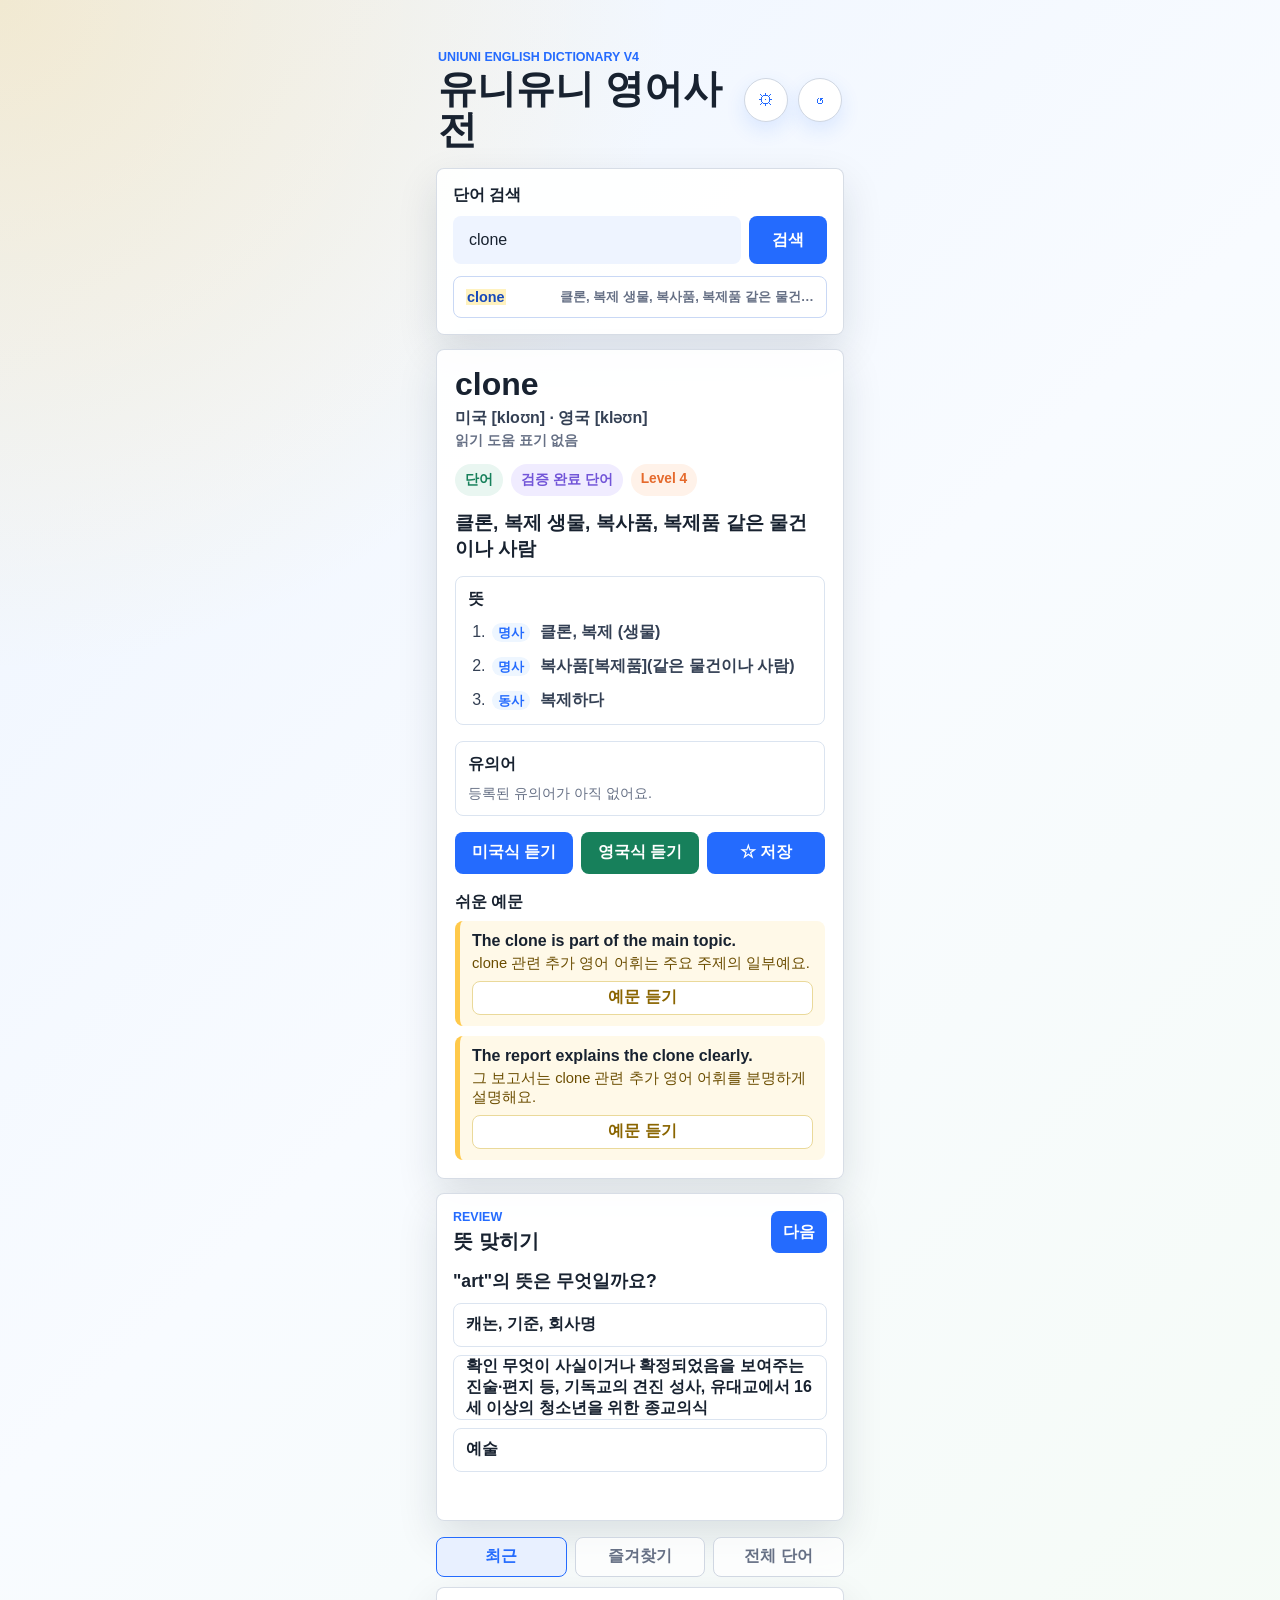
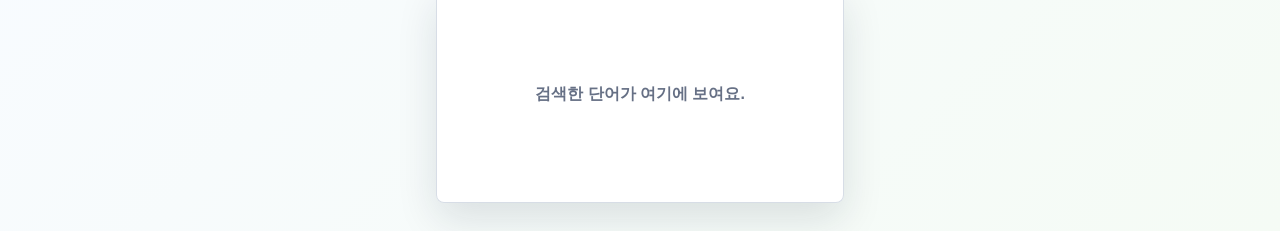
<file: docs/index.html>
<!doctype html>
<html lang="ko">
  <head>
    <meta charset="UTF-8" />
    <meta name="viewport" content="width=device-width, initial-scale=1.0" />
    <meta name="theme-color" content="#246bfe" />
    <meta name="description" content="유니유니 영어사전, 한영사전, 발음, 예문, 업무 영어 학습이 가능한 앱" />
    <link rel="manifest" href="manifest.json" />
    <link rel="icon" href="icon.svg" type="image/svg+xml" />
    <link rel="apple-touch-icon" href="icon.svg" />
    <title>유니유니 영어사전 V4</title>
    <link rel="stylesheet" href="styles.css" />
  </head>
  <body>
    <main class="app-shell">
      <section class="top-bar" aria-label="앱 소개">
        <div>
          <p class="eyebrow">UNIUNI ENGLISH DICTIONARY V4</p>
          <h1>유니유니 영어사전</h1>
        </div>
        <div class="top-actions">
          <button class="icon-button" id="propertiesButton" type="button" title="속성 보기" aria-label="속성 보기">
            <span aria-hidden="true">&#9881;</span>
          </button>
          <button class="icon-button" id="clearAllButton" type="button" title="기록 지우기" aria-label="기록 지우기">
            <span aria-hidden="true">↺</span>
          </button>
        </div>
      </section>

      <section class="search-panel" aria-label="단어 검색">
        <label for="searchInput">단어 검색</label>
        <div class="search-row">
          <input id="searchInput" type="search" placeholder="apple 또는 사과" autocomplete="off" />
          <button id="searchButton" type="button">검색</button>
        </div>
        <div class="suggestions" id="suggestions" aria-label="추천 단어"></div>
      </section>

      <section class="result-panel" id="resultPanel" aria-live="polite"></section>

      <section class="quiz-panel" aria-label="단어 퀴즈">
        <div class="quiz-heading">
          <div>
            <p class="eyebrow">Review</p>
            <h2>뜻 맞히기</h2>
          </div>
          <button class="small-action" id="nextQuizButton" type="button">다음</button>
        </div>
        <p class="quiz-question" id="quizQuestion"></p>
        <div class="quiz-options" id="quizOptions"></div>
        <p class="quizFeedback" id="quizFeedback" aria-live="polite"></p>
      </section>

      <nav class="tabs" aria-label="단어 목록 보기">
        <button class="tab is-active" type="button" data-tab="recent">최근</button>
        <button class="tab" type="button" data-tab="favorites">즐겨찾기</button>
        <button class="tab" type="button" data-tab="all">전체 단어</button>
      </nav>

      <section class="word-list" id="wordList" aria-label="단어 목록"></section>
    </main>

    <div class="modal-backdrop" id="propertiesModal" hidden>
      <section class="properties-modal" role="dialog" aria-modal="true" aria-labelledby="propertiesTitle">
        <div class="properties-header">
          <div>
            <p class="eyebrow">App Status</p>
            <h2 id="propertiesTitle">사전 속성</h2>
          </div>
          <button class="icon-button modal-close" id="propertiesCloseButton" type="button" title="닫기" aria-label="닫기">
            <span aria-hidden="true">&times;</span>
          </button>
        </div>
        <div class="properties-body" id="propertiesBody"></div>
      </section>
    </div>

    <script src="vocab-bank.js"></script>
    <script src="top1000-supplement.js"></script>
    <script src="top2000-supplement.js"></script>
    <script src="top2200-supplement.js"></script>
    <script src="ministry3000-supplement.js"></script>
    <script src="verified-bank-supplement.js"></script>
    <script src="verified-meaning-overrides.js"></script>
    <script src="detailed-sense-overrides.js"></script>
    <script src="manual-meaning-overrides.js"></script>
    <script src="manual-extra-overrides.js"></script>
    <script src="manual-middle-school-additions.js"></script>
    <script src="manual-middle-school-core-additions.js"></script>
    <script src="manual-middle-school-depth-additions.js"></script>
    <script src="manual-high-school-depth-additions.js"></script>
    <script src="manual-oxford-pdf-additions.js"></script>
    <script src="manual-phrase-additions.js"></script>
    <script src="manual-excluded-words.js"></script>
    <script src="manual-proper-noun-overrides.js"></script>
    <script src="naver-pronunciation-overrides.js"></script>
    <script src="public-pronunciation-supplement.js"></script>
    <script src="cmudict-pronunciation-supplement.js"></script>
    <script src="pronunciation-unavailable-reasons.js"></script>
    <script src="manual-high-school-pronunciation-overrides.js"></script>
    <script src="manual-pronunciation-overrides.js"></script>
    <script src="manual-negative-prefix-additions.js"></script>
    <script src="app.js"></script>
    <script>
      if ("serviceWorker" in navigator) {
        window.addEventListener("load", () => {
          let refreshing = false;

          navigator.serviceWorker.addEventListener("controllerchange", () => {
            if (refreshing) {
              return;
            }
            refreshing = true;
            window.location.reload();
          });

          navigator.serviceWorker.register("./service-worker.js").then((registration) => {
            registration.update();

            if (registration.waiting) {
              registration.waiting.postMessage({ type: "SKIP_WAITING" });
            }

            registration.addEventListener("updatefound", () => {
              const newWorker = registration.installing;
              if (!newWorker) {
                return;
              }

              newWorker.addEventListener("statechange", () => {
                if (newWorker.state === "installed" && navigator.serviceWorker.controller) {
                  newWorker.postMessage({ type: "SKIP_WAITING" });
                }
              });
            });
          });
        });
      }
    </script>
  </body>
</html>
</file>
<file: docs/styles.css>
:root {
  color-scheme: light;
  --bg: #f4f7fb;
  --ink: #182230;
  --muted: #667085;
  --line: #d0d7e2;
  --panel: #ffffff;
  --blue: #246bfe;
  --blue-dark: #1649bb;
  --green: #17805b;
  --yellow: #ffc94a;
  --pink: #f45b8d;
  --orange: #e56a2c;
  --purple: #7255d8;
  --shadow: 0 16px 40px rgba(20, 32, 52, 0.12);
}

* {
  box-sizing: border-box;
}

body {
  min-height: 100vh;
  margin: 0;
  background:
    radial-gradient(circle at top left, rgba(255, 201, 74, 0.25), transparent 30%),
    linear-gradient(135deg, #edf4ff 0%, #f8fbff 48%, #f5fbf5 100%);
  color: var(--ink);
  font-family: "Segoe UI", "Apple SD Gothic Neo", Arial, sans-serif;
}

button,
input {
  font: inherit;
}

.app-shell {
  width: min(100%, 440px);
  min-height: 100vh;
  margin: 0 auto;
  padding: 20px 16px 28px;
}

.top-bar {
  display: flex;
  align-items: center;
  justify-content: space-between;
  gap: 16px;
  padding: 14px 2px 18px;
}

.top-actions {
  display: flex;
  align-items: center;
  gap: 10px;
}

.eyebrow {
  margin: 0 0 4px;
  color: var(--blue);
  font-size: 0.78rem;
  font-weight: 800;
  letter-spacing: 0;
  text-transform: uppercase;
}

h1 {
  margin: 0;
  font-size: clamp(1.85rem, 9vw, 2.45rem);
  line-height: 1.05;
}

.icon-button {
  display: grid;
  place-items: center;
  width: 44px;
  height: 44px;
  border: 1px solid var(--line);
  border-radius: 50%;
  background: var(--panel);
  color: var(--blue);
  box-shadow: 0 8px 20px rgba(36, 107, 254, 0.12);
  cursor: pointer;
}

.icon-button:active {
  transform: translateY(1px);
}

.search-panel,
.result-panel,
.word-list,
.quiz-panel {
  background: rgba(255, 255, 255, 0.92);
  border: 1px solid rgba(208, 215, 226, 0.85);
  border-radius: 8px;
  box-shadow: var(--shadow);
}

.search-panel {
  padding: 16px;
}

.search-panel label {
  display: block;
  margin-bottom: 10px;
  font-weight: 800;
}

.search-row {
  display: grid;
  grid-template-columns: 1fr 78px;
  gap: 8px;
}

input[type="search"] {
  min-width: 0;
  height: 48px;
  border: 2px solid transparent;
  border-radius: 8px;
  background: #eef4ff;
  color: var(--ink);
  padding: 0 14px;
  outline: none;
}

input[type="search"]:focus {
  border-color: var(--blue);
  background: #fff;
}

.search-row button,
.primary-action,
.small-action {
  border: 0;
  border-radius: 8px;
  background: var(--blue);
  color: #fff;
  font-weight: 800;
  cursor: pointer;
}

.search-row button {
  height: 48px;
}

.suggestions {
  display: flex;
  flex-wrap: wrap;
  gap: 8px;
  margin-top: 12px;
}

.suggestions.is-autocomplete {
  display: grid;
  gap: 6px;
}

.suggestion-chip {
  min-height: 34px;
  border: 1px solid #c9d8f5;
  border-radius: 999px;
  background: #fff;
  color: var(--blue);
  padding: 0 12px;
  font-size: 0.9rem;
  font-weight: 800;
  cursor: pointer;
}

.suggestion-chip.is-autocomplete {
  display: grid;
  grid-template-columns: minmax(86px, auto) 1fr;
  align-items: center;
  gap: 8px;
  width: 100%;
  min-height: 42px;
  border-radius: 8px;
  text-align: left;
}

.suggestion-word {
  color: var(--blue);
}

.suggestion-word mark {
  background: #fff2bf;
  color: var(--blue-dark);
  padding: 0 1px;
}

.suggestion-meaning {
  min-width: 0;
  color: var(--muted);
  font-size: 0.82rem;
  font-weight: 700;
  overflow: hidden;
  text-overflow: ellipsis;
  white-space: nowrap;
}

.search-row button:active,
.primary-action:active,
.small-action:active {
  background: var(--blue-dark);
}

.result-panel {
  min-height: 230px;
  margin-top: 14px;
  padding: 18px;
}

.empty-state {
  display: grid;
  align-content: center;
  min-height: 190px;
  color: var(--muted);
  text-align: center;
}

.word-heading {
  display: flex;
  align-items: flex-start;
  justify-content: space-between;
  gap: 14px;
}

.word-title {
  margin: 0;
  font-size: 2rem;
  line-height: 1.05;
}

.pronunciation {
  margin: 6px 0 0;
  color: var(--muted);
  font-weight: 700;
}

.pronunciation span {
  display: block;
}

.ipa-status {
  color: #344054;
}

.pron-help {
  margin-top: 3px;
  color: var(--muted);
  font-size: 0.86rem;
}

.badge-row {
  display: flex;
  flex-wrap: wrap;
  gap: 8px;
  margin: 14px 0;
}

.badge {
  border-radius: 999px;
  background: #e9f6f1;
  color: var(--green);
  padding: 7px 10px;
  font-size: 0.86rem;
  font-weight: 800;
}

.badge.category {
  background: #f0ecff;
  color: var(--purple);
}

.badge.level {
  background: #fff2e9;
  color: var(--orange);
}

.meaning {
  margin: 0 0 14px;
  font-size: 1.2rem;
  font-weight: 800;
}

.definition {
  margin: 0 0 16px;
  color: #344054;
  line-height: 1.55;
}

.sense-card {
  margin: 0 0 16px;
  border: 1px solid #dbe4f0;
  border-radius: 8px;
  background: #ffffff;
  padding: 12px;
}

.sense-card h3 {
  margin: 0 0 10px;
  font-size: 1rem;
}

.sense-list {
  display: grid;
  gap: 10px;
  margin: 0;
  padding-left: 22px;
}

.sense-list li {
  padding-left: 2px;
  color: #344054;
  line-height: 1.5;
}

.sense-part {
  display: inline-block;
  min-width: 38px;
  margin-right: 6px;
  border-radius: 999px;
  background: #eef6ff;
  color: var(--blue);
  font-size: 0.8rem;
  font-weight: 800;
  text-align: center;
}

.sense-meaning {
  font-weight: 750;
}

.sense-reference {
  margin-left: 4px;
  color: var(--muted);
  font-size: 0.9rem;
}

.inflection-card {
  margin: 0 0 16px;
  border: 1px solid #dbe4f0;
  border-radius: 8px;
  background: #fbfcff;
  padding: 12px;
}

.inflection-card h3 {
  margin: 0 0 10px;
  font-size: 1rem;
}

.inflection-list {
  display: grid;
  grid-template-columns: repeat(2, minmax(0, 1fr));
  gap: 10px;
  margin: 0;
}

.inflection-list div {
  min-width: 0;
  border-radius: 8px;
  background: #f3f7ff;
  padding: 10px;
}

.inflection-list dt {
  margin: 0 0 5px;
  color: var(--muted);
  font-size: 0.82rem;
  font-style: italic;
  font-weight: 750;
}

.inflection-list dd {
  margin: 0;
  color: var(--ink);
  font-size: 1.02rem;
  font-weight: 900;
  overflow-wrap: anywhere;
}

.synonym-card {
  margin: 0 0 16px;
  border: 1px solid #dbe4f0;
  border-radius: 8px;
  background: #ffffff;
  padding: 12px;
}

.synonym-card > strong {
  display: block;
  margin-bottom: 9px;
  color: var(--ink);
}

.synonym-list {
  display: flex;
  flex-wrap: wrap;
  gap: 8px;
}

.synonym-chip {
  border-radius: 999px;
  background: #e9f6f1;
  color: var(--green);
  padding: 7px 10px;
  font-size: 0.86rem;
  font-weight: 800;
}

.muted-note {
  color: var(--muted);
  font-size: 0.9rem;
}

.related-card {
  margin: 0 0 16px;
  border: 1px solid #e0d7f8;
  border-radius: 8px;
  background: #fbf9ff;
  padding: 12px;
}

.related-card > strong {
  display: block;
  margin-bottom: 9px;
  color: var(--ink);
}

.related-list {
  display: grid;
  grid-template-columns: repeat(auto-fit, minmax(130px, 1fr));
  gap: 8px;
}

.related-word {
  min-width: 0;
  border: 1px solid #d9cff4;
  border-radius: 8px;
  background: #ffffff;
  color: var(--ink);
  cursor: pointer;
  padding: 9px 10px;
  text-align: left;
}

.related-word span {
  display: block;
  font-weight: 900;
  overflow-wrap: anywhere;
}

.related-word small {
  display: block;
  margin-top: 4px;
  color: var(--muted);
  font-size: 0.78rem;
  line-height: 1.35;
  overflow-wrap: anywhere;
}

.structure-card {
  margin: 0 0 16px;
  border: 1px solid #c9d8f5;
  border-left: 5px solid var(--blue);
  border-radius: 8px;
  background: #f3f7ff;
  padding: 12px;
}

.structure-card > strong {
  display: block;
  color: var(--blue);
  font-size: 1.02rem;
}

.structure-parts {
  display: grid;
  gap: 6px;
  margin-top: 9px;
}

.structure-parts span {
  color: #344054;
  line-height: 1.45;
}

.structure-card p {
  margin: 10px 0 0;
  color: #344054;
  line-height: 1.55;
}

.actions,
.example-actions {
  display: grid;
  grid-template-columns: repeat(3, minmax(0, 1fr));
  gap: 8px;
  margin: 16px 0;
}

.example-actions {
  grid-template-columns: 1fr;
  margin: 8px 0 0;
}

.primary-action,
.small-action {
  min-height: 42px;
  padding: 0 12px;
}

.favorite-on {
  background: var(--pink);
}

.pronunciation-action.british {
  background: var(--green);
}

.pronunciation-action.british:active {
  background: #08715e;
}

.examples-title {
  margin: 18px 0 8px;
  font-size: 1rem;
}

.examples {
  display: grid;
  gap: 10px;
  margin: 0;
  padding: 0;
  list-style: none;
}

.example-card {
  border-left: 5px solid var(--yellow);
  border-radius: 8px;
  background: #fff9e8;
  padding: 11px 12px;
}

.example-card strong,
.example-card span {
  display: block;
}

.example-card span {
  margin-top: 4px;
  color: #6b4d00;
  font-size: 0.92rem;
}

.example-speak {
  min-height: 34px;
  border: 1px solid #ead99a;
  border-radius: 8px;
  background: #fff;
  color: #8a6500;
  font-weight: 800;
  cursor: pointer;
}

.quiz-panel {
  margin-top: 14px;
  padding: 16px;
}

.quiz-heading {
  display: flex;
  align-items: center;
  justify-content: space-between;
  gap: 12px;
}

.quiz-heading h2 {
  margin: 0;
  font-size: 1.25rem;
}

.quiz-question {
  margin: 14px 0 10px;
  font-size: 1.1rem;
  font-weight: 900;
}

.quiz-options {
  display: grid;
  gap: 8px;
}

.quiz-option {
  min-height: 44px;
  border: 1px solid #dbe4f0;
  border-radius: 8px;
  background: #fff;
  color: var(--ink);
  padding: 0 12px;
  text-align: left;
  font-weight: 800;
  cursor: pointer;
}

.quiz-option.correct {
  border-color: var(--green);
  background: #e9f6f1;
  color: var(--green);
}

.quiz-option.wrong {
  border-color: var(--pink);
  background: #fff0f5;
  color: #b91f55;
}

.quizFeedback {
  min-height: 22px;
  margin: 10px 0 0;
  color: var(--muted);
  font-weight: 800;
}

.tabs {
  display: grid;
  grid-template-columns: repeat(3, 1fr);
  gap: 8px;
  margin: 16px 0 10px;
}

.tab {
  min-width: 0;
  min-height: 40px;
  border: 1px solid var(--line);
  border-radius: 8px;
  background: rgba(255, 255, 255, 0.76);
  color: var(--muted);
  font-weight: 800;
  cursor: pointer;
}

.tab.is-active {
  border-color: var(--blue);
  background: #e8f0ff;
  color: var(--blue);
}

.word-list {
  display: grid;
  gap: 8px;
  min-height: 120px;
  padding: 12px;
}

.modal-backdrop[hidden] {
  display: none;
}

.modal-backdrop {
  position: fixed;
  inset: 0;
  z-index: 20;
  display: grid;
  align-items: end;
  background: rgba(24, 34, 48, 0.44);
  padding: 16px;
}

.properties-modal {
  width: min(100%, 440px);
  max-height: min(86vh, 760px);
  margin: 0 auto;
  overflow: hidden;
  border: 1px solid rgba(208, 215, 226, 0.92);
  border-radius: 8px;
  background: rgba(255, 255, 255, 0.98);
  box-shadow: 0 24px 56px rgba(20, 32, 52, 0.24);
}

.properties-header {
  display: flex;
  align-items: flex-start;
  justify-content: space-between;
  gap: 12px;
  padding: 18px 18px 14px;
  border-bottom: 1px solid #e5eaf3;
}

.properties-header h2 {
  margin: 0;
  font-size: 1.45rem;
}

.modal-close {
  flex: 0 0 auto;
}

.properties-body {
  display: grid;
  gap: 16px;
  max-height: calc(86vh - 88px);
  overflow: auto;
  padding: 16px 18px 18px;
}

.properties-section {
  display: grid;
  gap: 10px;
}

.properties-section h3 {
  margin: 0;
  font-size: 1rem;
}

.stats-grid {
  display: grid;
  grid-template-columns: repeat(2, minmax(0, 1fr));
  gap: 10px;
}

.stat-card {
  min-width: 0;
  border: 1px solid #dbe4f0;
  border-radius: 8px;
  background: #ffffff;
  padding: 12px;
}

.stat-card.level-card {
  background: #fbfcff;
}

.stat-label {
  margin: 0 0 6px;
  color: var(--muted);
  font-size: 0.84rem;
  font-weight: 750;
}

.stat-value {
  margin: 0;
  color: var(--ink);
  font-size: 1.32rem;
  font-weight: 900;
  overflow-wrap: anywhere;
}

.stat-helper {
  margin: 6px 0 0;
  color: var(--muted);
  font-size: 0.82rem;
  line-height: 1.45;
}

.summary-list,
.meta-list {
  display: grid;
  gap: 8px;
}

.summary-row,
.meta-row {
  display: flex;
  align-items: center;
  justify-content: space-between;
  gap: 10px;
  min-width: 0;
  border: 1px solid #e5eaf3;
  border-radius: 8px;
  background: #ffffff;
  padding: 11px 12px;
}

.summary-name,
.meta-label {
  min-width: 0;
  color: var(--ink);
  font-weight: 800;
  overflow-wrap: anywhere;
}

.summary-count,
.meta-value {
  flex: 0 0 auto;
  color: var(--blue);
  font-weight: 900;
}

.meta-value {
  color: var(--muted);
  text-align: right;
}

.properties-actions {
  display: grid;
  grid-template-columns: 1fr 1fr;
  gap: 8px;
}

.secondary-action {
  min-height: 42px;
  border: 1px solid #dbe4f0;
  border-radius: 8px;
  background: #ffffff;
  color: var(--ink);
  font-weight: 800;
  cursor: pointer;
}

.secondary-action:active {
  background: #f3f7ff;
}

body.modal-open {
  overflow: hidden;
}

.word-item {
  display: grid;
  grid-template-columns: 1fr auto;
  gap: 8px;
  align-items: center;
  width: 100%;
  min-height: 52px;
  border: 1px solid #e5eaf3;
  border-radius: 8px;
  background: #fff;
  padding: 10px 12px;
  text-align: left;
  cursor: pointer;
}

.word-item strong,
.word-item span {
  overflow-wrap: anywhere;
}

.word-item span {
  color: var(--muted);
  font-size: 0.88rem;
}

.mini-star {
  color: var(--pink);
  font-weight: 900;
}

@media (min-width: 700px) {
  .app-shell {
    padding-top: 36px;
  }
}

@media (max-width: 360px) {
  .actions,
  .properties-actions,
  .stats-grid {
    grid-template-columns: 1fr;
  }
}
</file>
